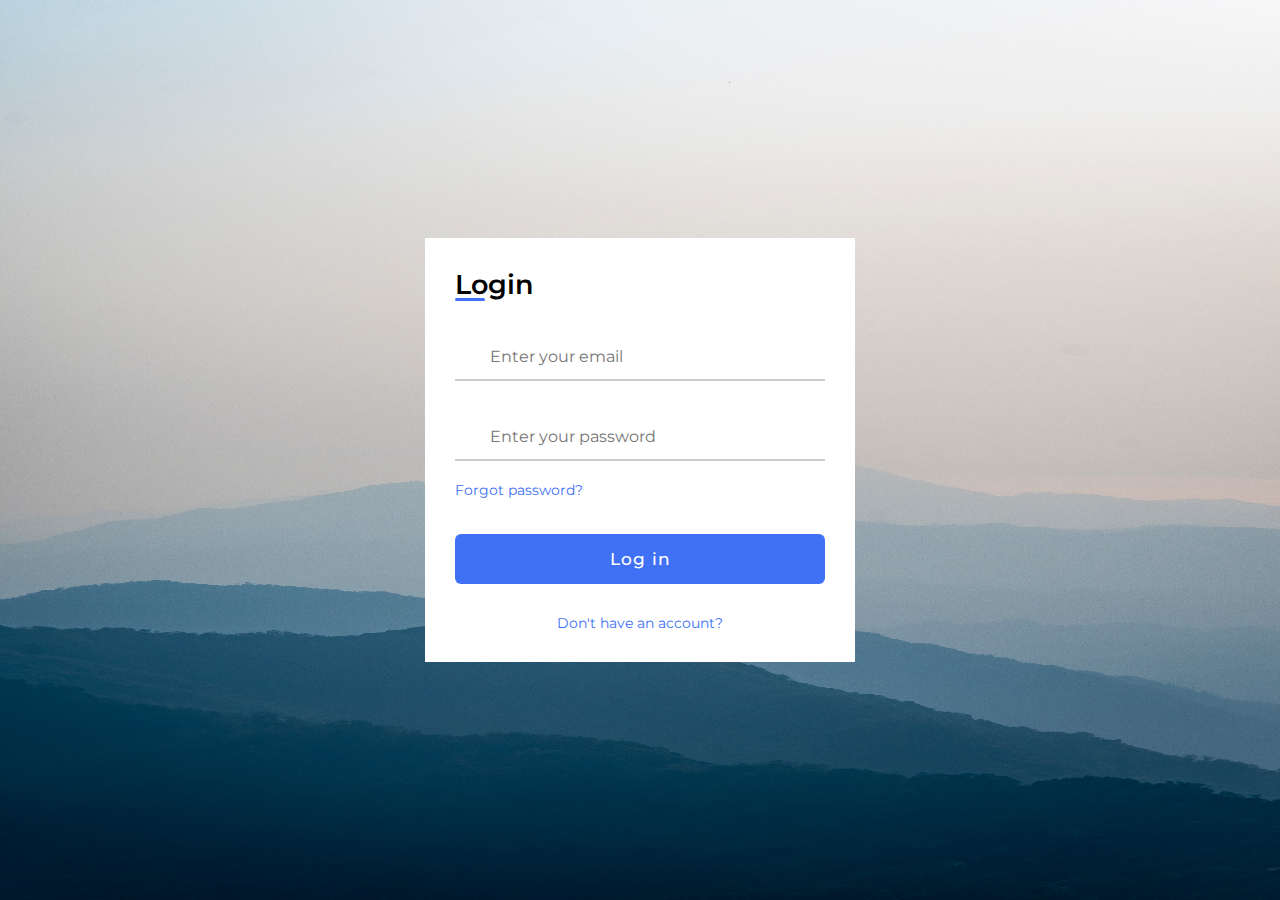
<file: login.html>
<!doctype html>
<html lang="en">
<head>
	<meta charset="UTF-8">
	<meta name="viewport"
	      content="width=device-width, user-scalable=no, initial-scale=1.0, maximum-scale=1.0, minimum-scale=1.0">
	<meta http-equiv="X-UA-Compatible" content="ie=edge">
	<title>Log In</title>
	
	<!--    google fonts link   -->
	<link href="https://fonts.googleapis.com/css2?family=Montserrat:wght@100;300;400;500;600&family=Poppins:wght@100;300;400;500;600&display=swap"
	      rel="stylesheet">
	
	<!--    font awesome cdn link    -->
	<link rel="stylesheet" href="https://cdnjs.cloudflare.com/ajax/libs/font-awesome/6.0.0-beta3/css/all.min.css"
	      integrity="sha512-Fo3rlrZj/k7ujTnHg4CGR2D7kSs0v4LLanw2qksYuRlEzO+tcaEPQogQ0KaoGN26/zrn20ImR1DfuLWnOo7aBA=="
	      crossorigin="anonymous" referrerpolicy="no-referrer"/>
	
	<!--    custom css file    -->
	<link rel="stylesheet" href="./css/style.css">
	<link rel="stylesheet" href="./css/login-signup.css">

</head>
<body>

<!--    /-------------------/   HEADER  /-------------------/   -->
<!--<header class="header">-->
<!--	<nav class="header-navbar">-->
<!--		<h2 class="header-logo"><a href="./index.html">Okuya</a></h2>-->
<!--		-->
<!--		<div class="header-pages">-->
<!--			<a class="header-links" href="./index.html">Home</a>-->
<!--			<a class="header-links" href="./trending.html">trending</a>-->
<!--		</div>-->
<!--		-->
<!--		<div class="header-login">-->
<!--			<a class="header-links" href="./login.html">Log In</a>-->
<!--			<a class="header-links" href="./signup.html">Sign Up</a>-->
<!--		</div>-->
<!--	</nav>-->
<!--</header>-->

<!--    /-------------------/   HEADER-TOP-BOTTOM-NAVBAR  /-------------------/   -->
<header class="header-top">
	<h2 class="header-logo"><a href="./index.html">Okuya</a></h2>
</header>

<!--<nav class="bottom-navbar">-->
<!--	<a href="./index.html" class="fas fa-home"></a>-->
<!--	<a href="./trending.html" class="fas fa-newspaper"></a>-->
<!--	<a href="./login.html" class="fas fa-user"></a>-->
<!--</nav>-->

<!--    /-------------------/   LOGIN-SIGNUP-RESET  /-------------------/   -->
<div class="form-container">
	<div class="forms">
		<div class="form login">
			<span class="title">Login</span>
			
			<form action="#">
				<div class="input-field">
					<input type="text" placeholder="Enter your email" required>
					<i class="fa-solid fa-envelope"></i>
				</div>
				<div class="input-field">
					<input type="password" class="password" placeholder="Enter your password" required>
					<i class="fa-solid fa-lock"></i>
					<i class="fa-solid fa-eye-slash showHidePw"></i>
				</div>
				
				<div class="checkbox-text">
					<a href="./reset.html" class="text">Forgot password?</a>
				</div>
				
				<div class="input-field button">
					<input type="button" value="Log in">
				</div>
			</form>
			
			<div class="login-signup">
                    <span class="text">
                        <a href="./signup.html" class="text signup-link">Don't have an account?</a>
                    </span>
			</div>
		</div>
	</div>
</div>

<script src="./js/login.js"></script>

</body>
</html>
</file>
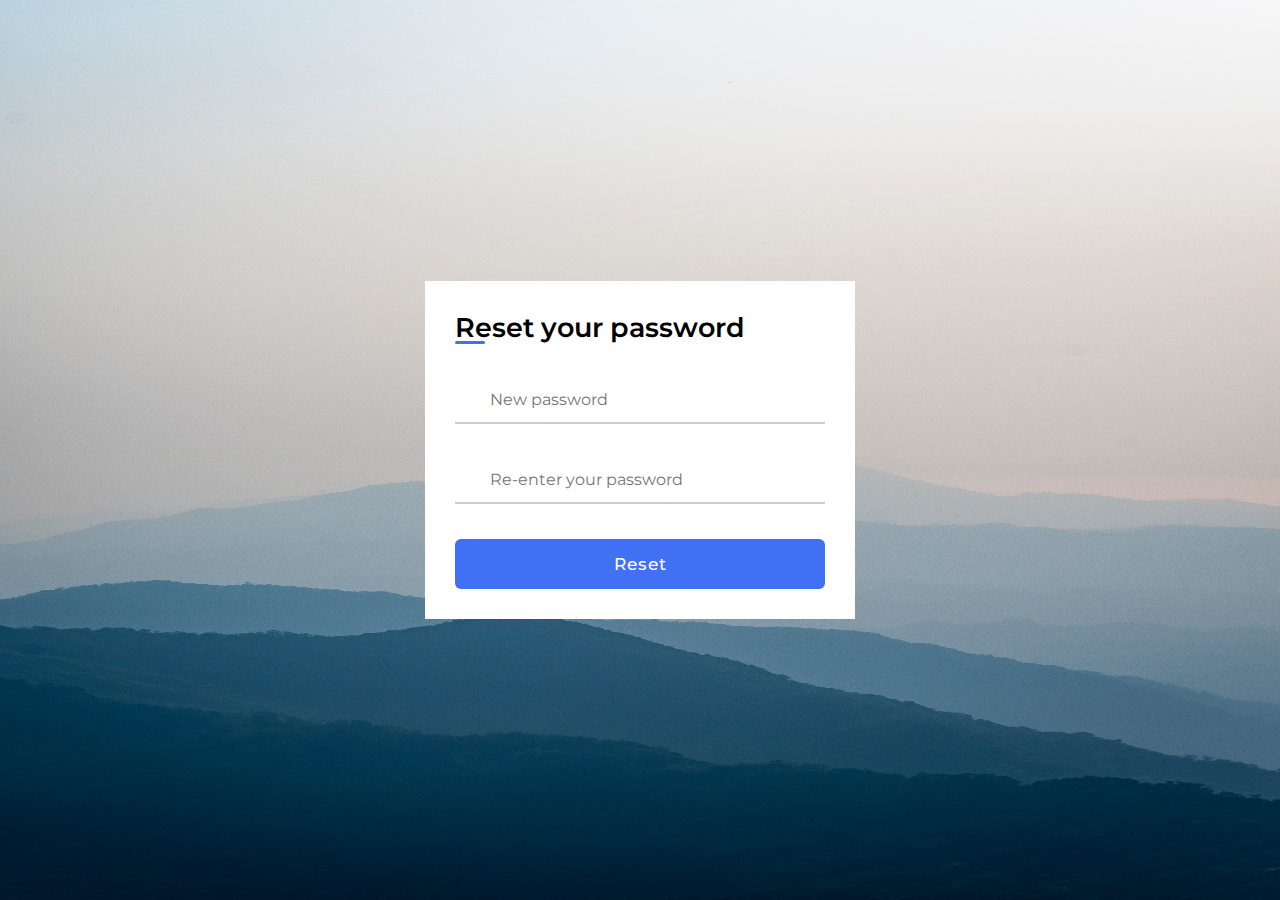
<file: reset.html>
<!doctype html>
<html lang="en">
<head>
	<meta charset="UTF-8">
	<meta name="viewport"
	      content="width=device-width, user-scalable=no, initial-scale=1.0, maximum-scale=1.0, minimum-scale=1.0">
	<meta http-equiv="X-UA-Compatible" content="ie=edge">
	<title>Reset</title>
	
	<!--    google fonts link   -->
	<link href="https://fonts.googleapis.com/css2?family=Montserrat:wght@100;300;400;500;600&family=Poppins:wght@100;300;400;500;600&display=swap"
	      rel="stylesheet">
	
	<!--    font awesome cdn link    -->
	<link rel="stylesheet" href="https://cdnjs.cloudflare.com/ajax/libs/font-awesome/6.0.0-beta3/css/all.min.css"
	      integrity="sha512-Fo3rlrZj/k7ujTnHg4CGR2D7kSs0v4LLanw2qksYuRlEzO+tcaEPQogQ0KaoGN26/zrn20ImR1DfuLWnOo7aBA=="
	      crossorigin="anonymous" referrerpolicy="no-referrer"/>
	
	<!--    custom css file    -->
	<link rel="stylesheet" href="./css/style.css">
	<link rel="stylesheet" href="./css/login-signup.css">

</head>
<body>

<!--    /-------------------/   HEADER  /-------------------/   -->
<!--<header class="header">-->
<!--	<nav class="header-navbar">-->
<!--		<h2 class="header-logo"><a href="./index.html">Okuya</a></h2>-->
<!--		-->
<!--		<div class="header-pages">-->
<!--			<a class="header-links" href="./index.html">Home</a>-->
<!--			<a class="header-links" href="./trending.html">trending</a>-->
<!--		</div>-->
<!--		-->
<!--		<div class="header-login">-->
<!--			<a class="header-links" href="./login.html">Log In</a>-->
<!--			<a class="header-links" href="./signup.html">Sign Up</a>-->
<!--		</div>-->
<!--	</nav>-->
<!--</header>-->

<!--    /-------------------/   HEADER-TOP-BOTTOM-NAVBAR  /-------------------/   -->
<header class="header-top">
	<h2 class="header-logo"><a href="./index.html">Okuya</a></h2>
</header>

<!--<nav class="bottom-navbar">-->
<!--	<a href="./index.html" class="fas fa-home"></a>-->
<!--	<a href="./trending.html" class="fas fa-newspaper"></a>-->
<!--	<a href="./login.html" class="fas fa-user"></a>-->
<!--</nav>-->

<!--    /-------------------/   LOGIN-SIGNUP-RESET  /-------------------/   -->
<div class="form-container">
	<div class="forms">
		<div class="form login">
			<span class="title">Reset your password</span>
			
			<form action="#">
				<div class="input-field">
					<input type="password" class="password" placeholder="New password" required>
					<i class="fa-solid fa-lock"></i>
				</div>
				<div class="input-field">
					<input type="password" class="password" placeholder="Re-enter your password" required>
					<i class="fa-solid fa-lock"></i>
					<i class="fa-solid fa-eye-slash showHidePw"></i>
				</div>
				
				<div class="input-field button">
					<input type="button" value="Reset">
				</div>
			</form>
		</div>
	</div>
</div>

<script src="./js/login.js"></script>

</body>
</html>
</file>
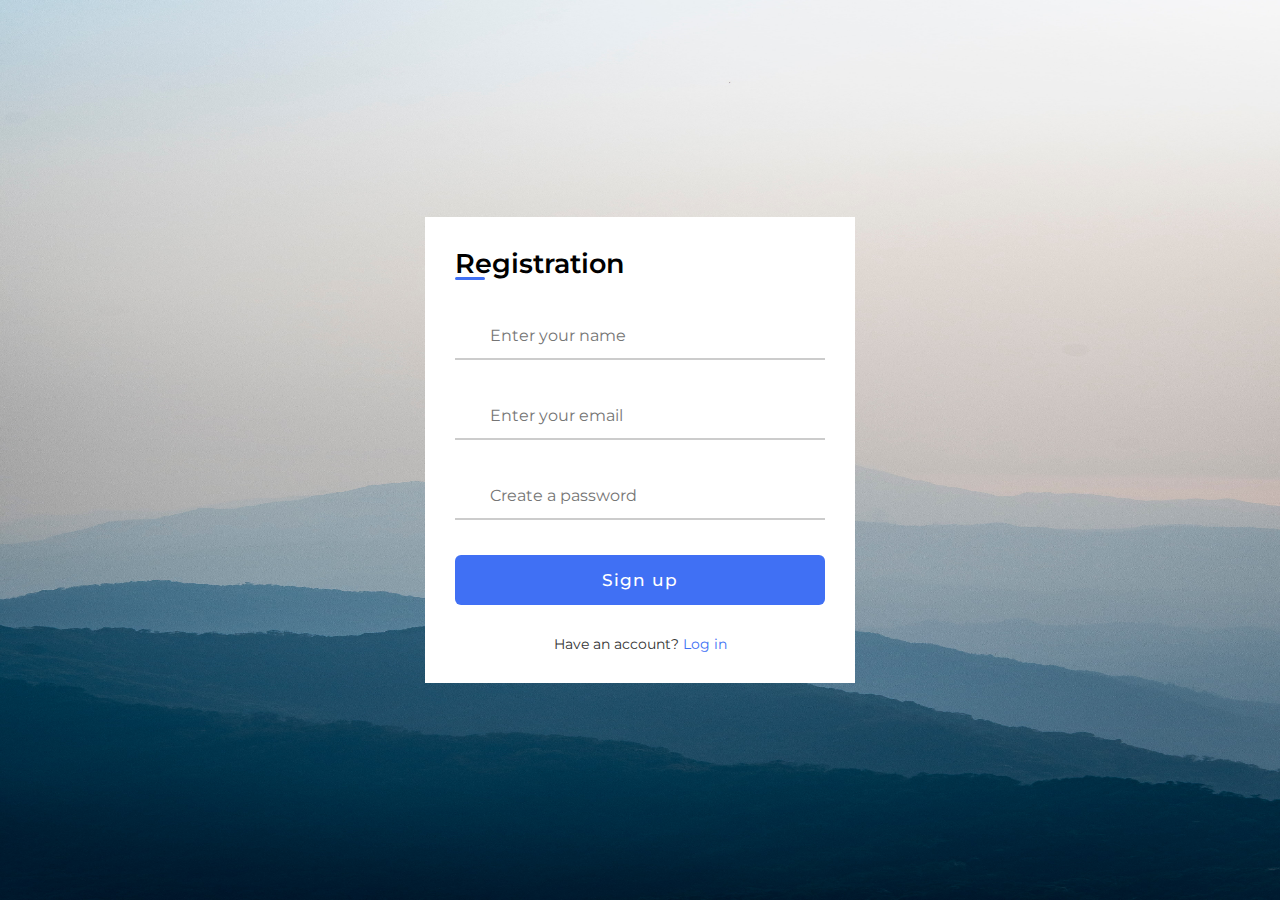
<file: signup.html>
<!doctype html>
<html lang="en">
<head>
	<meta charset="UTF-8">
	<meta name="viewport"
	      content="width=device-width, user-scalable=no, initial-scale=1.0, maximum-scale=1.0, minimum-scale=1.0">
	<meta http-equiv="X-UA-Compatible" content="ie=edge">
	<title>Sign up</title>
	
	<!--    google fonts link   -->
	<link href="https://fonts.googleapis.com/css2?family=Montserrat:wght@100;300;400;500;600&family=Poppins:wght@100;300;400;500;600&display=swap"
	      rel="stylesheet">
	
	<!--    font awesome cdn link    -->
	<link rel="stylesheet" href="https://cdnjs.cloudflare.com/ajax/libs/font-awesome/6.0.0-beta3/css/all.min.css"
	      integrity="sha512-Fo3rlrZj/k7ujTnHg4CGR2D7kSs0v4LLanw2qksYuRlEzO+tcaEPQogQ0KaoGN26/zrn20ImR1DfuLWnOo7aBA=="
	      crossorigin="anonymous" referrerpolicy="no-referrer"/>
	
	<!--    custom css file    -->
	<link rel="stylesheet" href="./css/style.css">
	<link rel="stylesheet" href="./css/login-signup.css">
	
</head>
<body>

<!--    /-------------------/   HEADER  /-------------------/   -->
<!--<header class="header">-->
<!--	<nav class="header-navbar">-->
<!--		<h2 class="header-logo"><a href="./index.html">Okuya</a></h2>-->
<!--		-->
<!--		<div class="header-pages">-->
<!--			<a class="header-links" href="./index.html">Home</a>-->
<!--			<a class="header-links" href="./trending.html">trending</a>-->
<!--		</div>-->
<!--		-->
<!--		<div class="header-login">-->
<!--			<a class="header-links" href="./login.html">Log In</a>-->
<!--			<a class="header-links" href="./signup.html">Sign Up</a>-->
<!--		</div>-->
<!--	</nav>-->
<!--</header>-->

<!--    /-------------------/   HEADER-TOP-BOTTOM-NAVBAR  /-------------------/   -->
<header class="header-top">
	<h2 class="header-logo"><a href="./index.html">Okuya</a></h2>
</header>

<!--<nav class="bottom-navbar">-->
<!--	<a href="./index.html" class="fas fa-home"></a>-->
<!--	<a href="./trending.html" class="fas fa-newspaper"></a>-->
<!--	<a href="./login.html" class="fas fa-user"></a>-->
<!--</nav>-->

<!--    /-------------------/   LOGIN-SIGNUP-RESET  /-------------------/   -->
<div class="form-container active">
	<div class="forms">
		<div class="form signup">
			<span class="title">Registration</span>
			
			<form action="#">
				<div class="input-field">
					<input type="text" placeholder="Enter your name" required>
					<i class="fa-solid fa-user"></i>
				</div>
				<div class="input-field">
					<input type="text" placeholder="Enter your email" required>
					<i class="fa-solid fa-envelope"></i>
				</div>
				<div class="input-field">
					<input type="password" class="password" placeholder="Create a password" required>
					<i class="fa-solid fa-lock"></i>
					<i class="fa-solid fa-eye-slash showHidePw"></i>
				</div>
				
				<div class="input-field button">
					<input type="button" value="Sign up">
				</div>
			</form>
			
			<div class="login-signup">
                    <span class="text">Have an account?
                        <a href="./login.html" class="text login-link">Log in</a>
                    </span>
			</div>
		</div>
	</div>
</div>

</body>
</html>
</file>
<file: css/style.css>
:root {
    --black: #444;
    --light-color: #666;
    --border: .1rem solid rgba(0, 0, 0, .1);
    --border-hover: .1rem solid var(--black);
    --box-shadow: 0 .5rem 1rem rgba(0, 0, 0, .1);
}

body{
    background-image: url("../img/bgc.jpg") ;
    background-size: 100% 100%;
    background-repeat: no-repeat;
}

* {
    font-family: 'Montserrat', sans-serif;
    margin: 0;
    padding: 0;
    box-sizing: border-box;
    outline: none;
    border: none;
    text-decoration: none;
    transition: all .2s linear;
}

html {
    font-size: 62.5%;
    overflow-x: hidden;
    scroll-padding-top: 5rem;
    scroll-behavior: smooth;
}


html::-webkit-scrollbar {
    width: .5rem;
}

html::-webkit-scrollbar-track {
    background: transparent;
}

html::-webkit-scrollbar-thumb {
    background: #444;
}

section {
    padding: 5rem 9%;
}

.trend-wrap{
    margin-bottom: 50px;
}

.main-title{
    text-transform: uppercase;
    font-size: 5rem;
}

.heading {
    text-transform: uppercase;
    margin-bottom: 2.5rem;
    padding-left: 5rem;
    position: relative;
}

.heading::before {
    content: '';
    position: absolute;
    top: 50%;
    left: 0;
    transform: translateY(-50%);
    width: 100%;
    height: .01rem;
    background: rgba(0, 0, 0, .1);
    z-index: -1;
}

.heading span {
    font-size: 2.5rem;
    padding: .5rem 2rem;
    color: var(--black);
    background: #fff;
    border: var(--border);
}

a, a:hover{
    text-decoration: none;
    color: #000;
}


/*  --------------  HEADER  --------------  */
.header{
    text-transform: uppercase;

}

.header-navbar{
    padding: 1.5rem 9%;
    display: flex;
    align-items: center;
    justify-content: space-between;
    box-shadow: 0 0 10px rgb(0 0 0 / 10%);
}

.header-logo{
    font-size: 2.5rem;
    font-weight: bolder;
}

.header-links {
    margin-left: 1rem;
    padding: 1rem;
    font-size: 1.7rem;
}

.header-links:hover{
    color: #fff;
    background-color: #4070f4;
    border-radius: 5px;
    transition: .2s;
}

/*  --------------  HEADER-BOTTOM-NAVBAR  --------------  */
.header-top{
    text-transform: uppercase;
    padding: 1rem;
    text-align: center;
    display: none;
    box-shadow: 0 0 10px rgb(0 0 0 / 10%);
}

.header-logo{
    font-size: 4rem;
}

.header-top-content{
    text-transform: uppercase;
    padding: 1rem;
    text-align: center;
    box-shadow: 0 0 10px rgb(0 0 0 / 10%);
}

.header-logo-content{
    font-size: 4rem;
}

.bottom-navbar{
    background-color: #fff;
    position: fixed;
    bottom: 0;
    right: 0;
    left: 0;
    z-index: 1000;
    text-align: center;
    display: none;
    box-shadow: 0 0 10px rgb(0 0 0 / 10%);

}

.bottom-navbar a {
    font-size: 2.5rem;
    padding: 2rem;
    color: #000000;
}


/*  --------------  NEWS SECTION  --------------  */

.trending-slider .box{
    padding: .5rem;
    border: var(--border);

}
.trending-slider .image img,
.description-slider .image img{
    width: 100%;
    height: 90%;
}

.trending-slider .trend-content{
    padding: .5rem;
    font-size: 2rem;
}


/*  --------------  DESCRIPTION SECTION  --------------  */

.description-slider .card{
    max-width: 300px;
    padding: 1rem;
    margin: 0 1rem;
}

.description-slider .image {
    padding: 1rem;
}

.description-slider .content{
    padding: 0 1rem;
    font-size: 1rem;
}

.description-slider .content h4{
    font-size: 1.5rem;
}

.description-slider .content .read-more{
    color: #4070f4;
}


/*  --------------  CONTENT SECTION  --------------  */
.content{
    padding: 0 12%;
    margin: 100px 0;
}
.content-comment{
    border: 1px solid;
    margin-bottom: 100px;
    padding: 2rem 4rem;
}

.content-comment-title{
    text-align: center;
    font-size: 3rem;
    padding: 1rem 10rem;
}

.content-comment-like{
    display: flex;
    align-items: center;
    justify-content: space-between;
}

.comment-user{
    display: flex;
    align-items: center;
}

.comment-user h4{
    font-size: 2rem;
}

.comment-user span img{
    vertical-align: middle;
    width: 40px;
    height: 40px;
    border-radius: 50%;
    object-fit: cover;
    margin-left: 10px;
}

.content-comment-like .fa-heart{
    font-size: 4rem;
    cursor: pointer;
}


.content-wrap{
    display: flex;
    justify-content: center;
}
.content-image{
    max-width: 1080px;
    max-height: 1080px;
}

.content-image img{
    width: 100%;
    height: 100%;
}

.content h2{
    margin: 100px 0 50px;
}

.content .content-text,
.content-text-ul{
    margin-bottom: 20px;
    font-size: 2.5rem;
}

.content-text-ul{
    padding: 4rem;
}

/*  --------------  FOOTER SECTION  --------------  */

.footer{
    color: #fff;
    width: 100%;
    text-align: center;
    text-transform: uppercase;
    background-color: #4070f4;
    box-shadow: 0 0 10px rgb(0 0 0 / 10%);
}
.credit{
    padding: 5rem 0;
    font-size: 1.5rem;
}


@media (max-width: 768px) {
    .header{
        display: none;
    }
    .bottom-navbar, .header-top {
        display: block;
    }
    .content-comment-title{
        text-align: center;
        font-size: 2rem;
        padding: 1rem ;
    }
}
</file>
<file: css/login-signup.css>
.header, .header-top{
    position: fixed;
    top: 0;
    right: 0;
    left: 0;
}

.bottom-navbar{
    position: fixed;
    bottom: 0;
    right: 0;
    left: 0;
}

body{
    height: 100vh;
    display: flex;
    align-items: center;
    justify-content: center;
}

.form-container{
    position: relative;
    max-width: 430px;
    width: 100%;
    /*background: #fff;*/
    /*border-radius: 10px;*/
    /*box-shadow: 0 5px 10px rgba(0, 0, 0, 0.1);*/
    overflow: hidden;
    margin: 0 20px;
}

.form-container .forms{
    display: flex;
    align-items: center;
    height: 440px;
    width: 200%;
    transition: height 0.2s ease;
}


.form-container .form{
    width: 50%;
    padding: 30px;
    background-color: #fff;
    transition: margin-left 0.18s ease;
}

.form-container.active .login{
    margin-left: -50%;
    opacity: 0;
    transition: margin-left 0.18s ease, opacity 0.15s ease;
}

.form-container .signup{
    opacity: 0;
    transition: opacity 0.09s ease;
}
.form-container.active .signup{
    opacity: 1;
    transition: opacity 0.2s ease;
}

.form-container.active .forms{
    height: 600px;
}
.form-container .form .title{
    position: relative;
    font-size: 27px;
    font-weight: 600;
}

.form .title::before{
    content: '';
    position: absolute;
    left: 0;
    bottom: 0;
    height: 3px;
    width: 30px;
    background-color: #4070f4;
    border-radius: 25px;
}

.form .input-field{
    position: relative;
    height: 50px;
    width: 100%;
    margin-top: 30px;
}

.input-field input{
    position: absolute;
    height: 100%;
    width: 100%;
    padding: 0 35px;
    border: none;
    outline: none;
    font-size: 16px;
    border-bottom: 2px solid #ccc;
    border-top: 2px solid transparent;
    transition: all 0.2s ease;
}

.input-field input:is(:focus, :valid){
    border-bottom-color: #4070f4;
}

.input-field i{
    position: absolute;
    top: 50%;
    transform: translateY(-50%);
    color: #999;
    font-size: 23px;
    transition: all 0.2s ease;
}

.input-field input:is(:focus, :valid) ~ i{
    color: #4070f4;
}

.input-field i.icon{
    left: 0;
}
.input-field i.showHidePw{
    right: 0;
    cursor: pointer;
    padding: 10px;
}

.form .checkbox-text{
    display: flex;
    align-items: center;
    justify-content: space-between;
    margin-top: 20px;
}

.checkbox-text .checkbox-content{
    display: flex;
    align-items: center;
}

.checkbox-content input{
    margin: 0 8px -2px 4px;
    accent-color: #4070f4;
}

.form .text{
    color: #333;
    font-size: 14px;
}

.form a.text{
    color: #4070f4;
    text-decoration: none;
}
.form a:hover{
    text-decoration: underline;
}

.form .button{
    margin-top: 35px;
}

.form .button input{
    border: none;
    color: #fff;
    font-size: 17px;
    font-weight: 500;
    letter-spacing: 1px;
    border-radius: 6px;
    background-color: #4070f4;
    cursor: pointer;
    transition: all 0.3s ease;
}

.button input:hover{
    background-color: #265df2;
}

.form .login-signup{
    margin-top: 30px;
    text-align: center;
}
</file>
